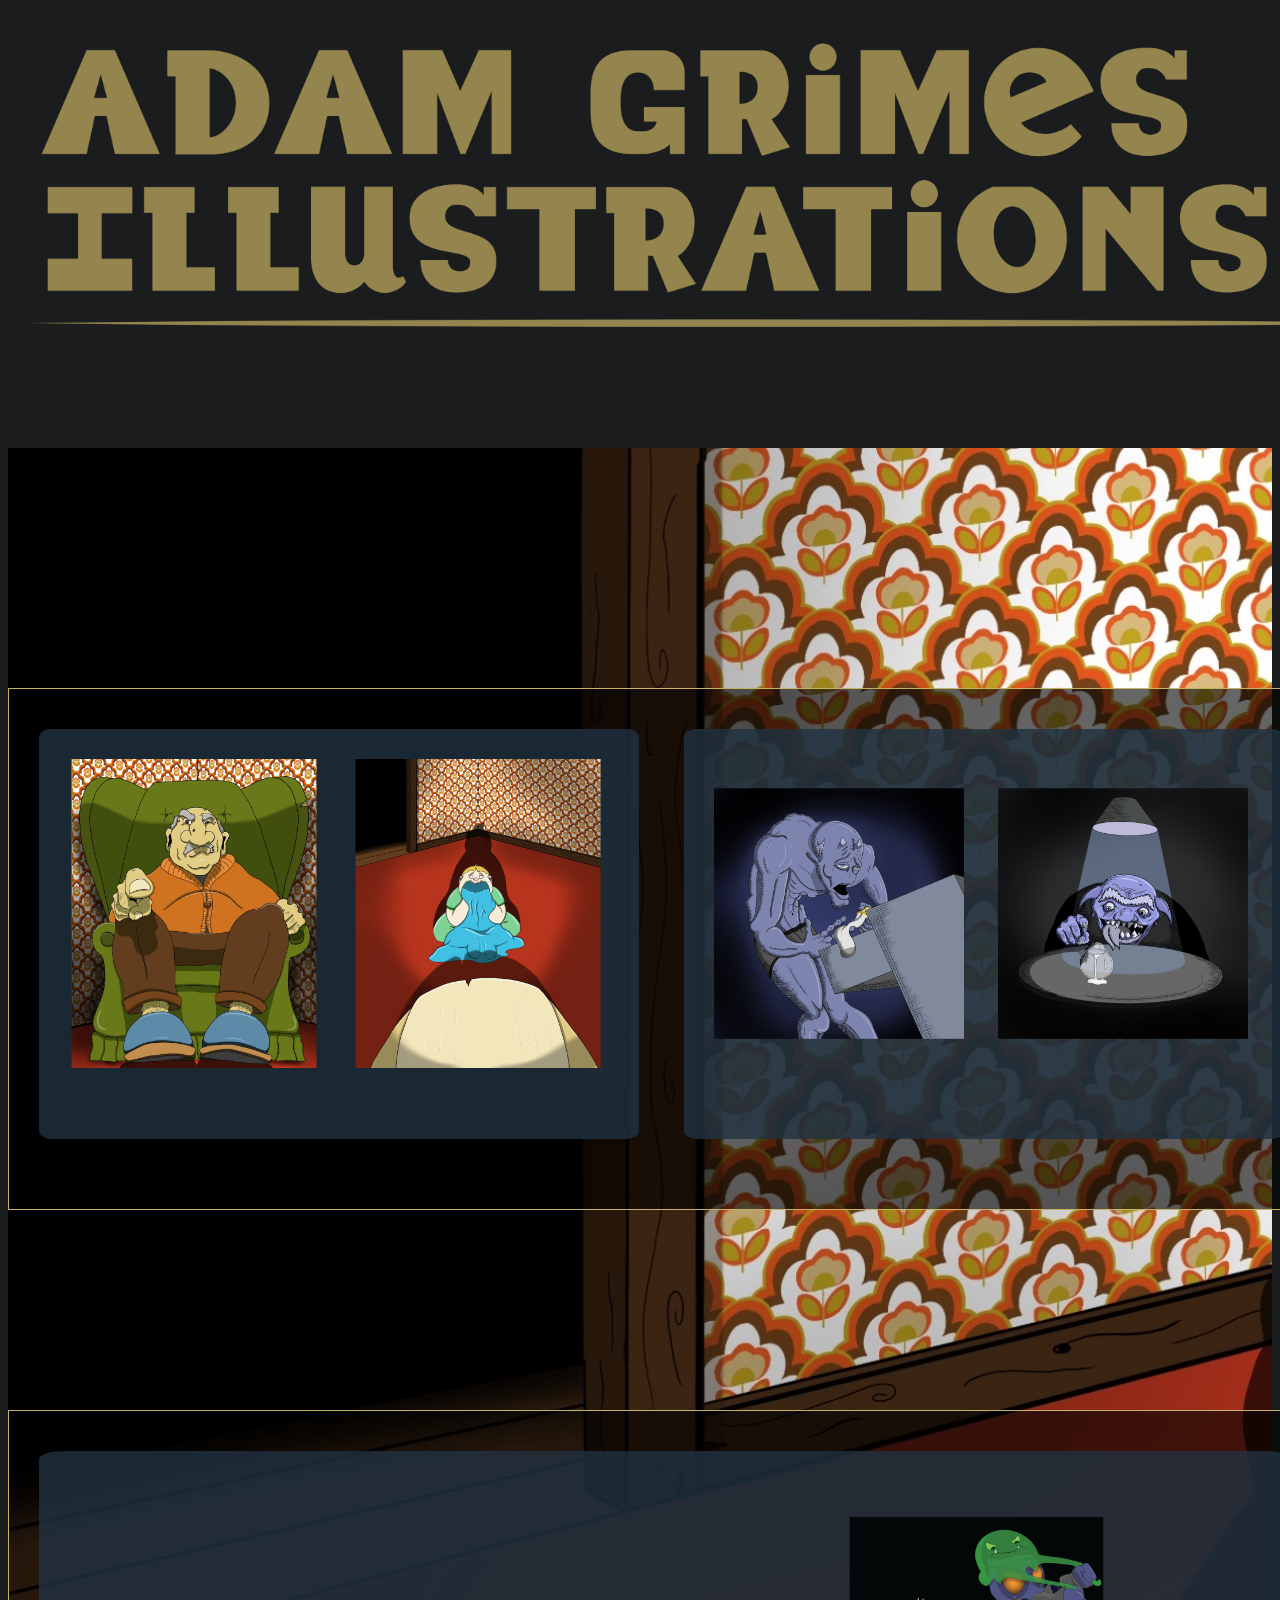
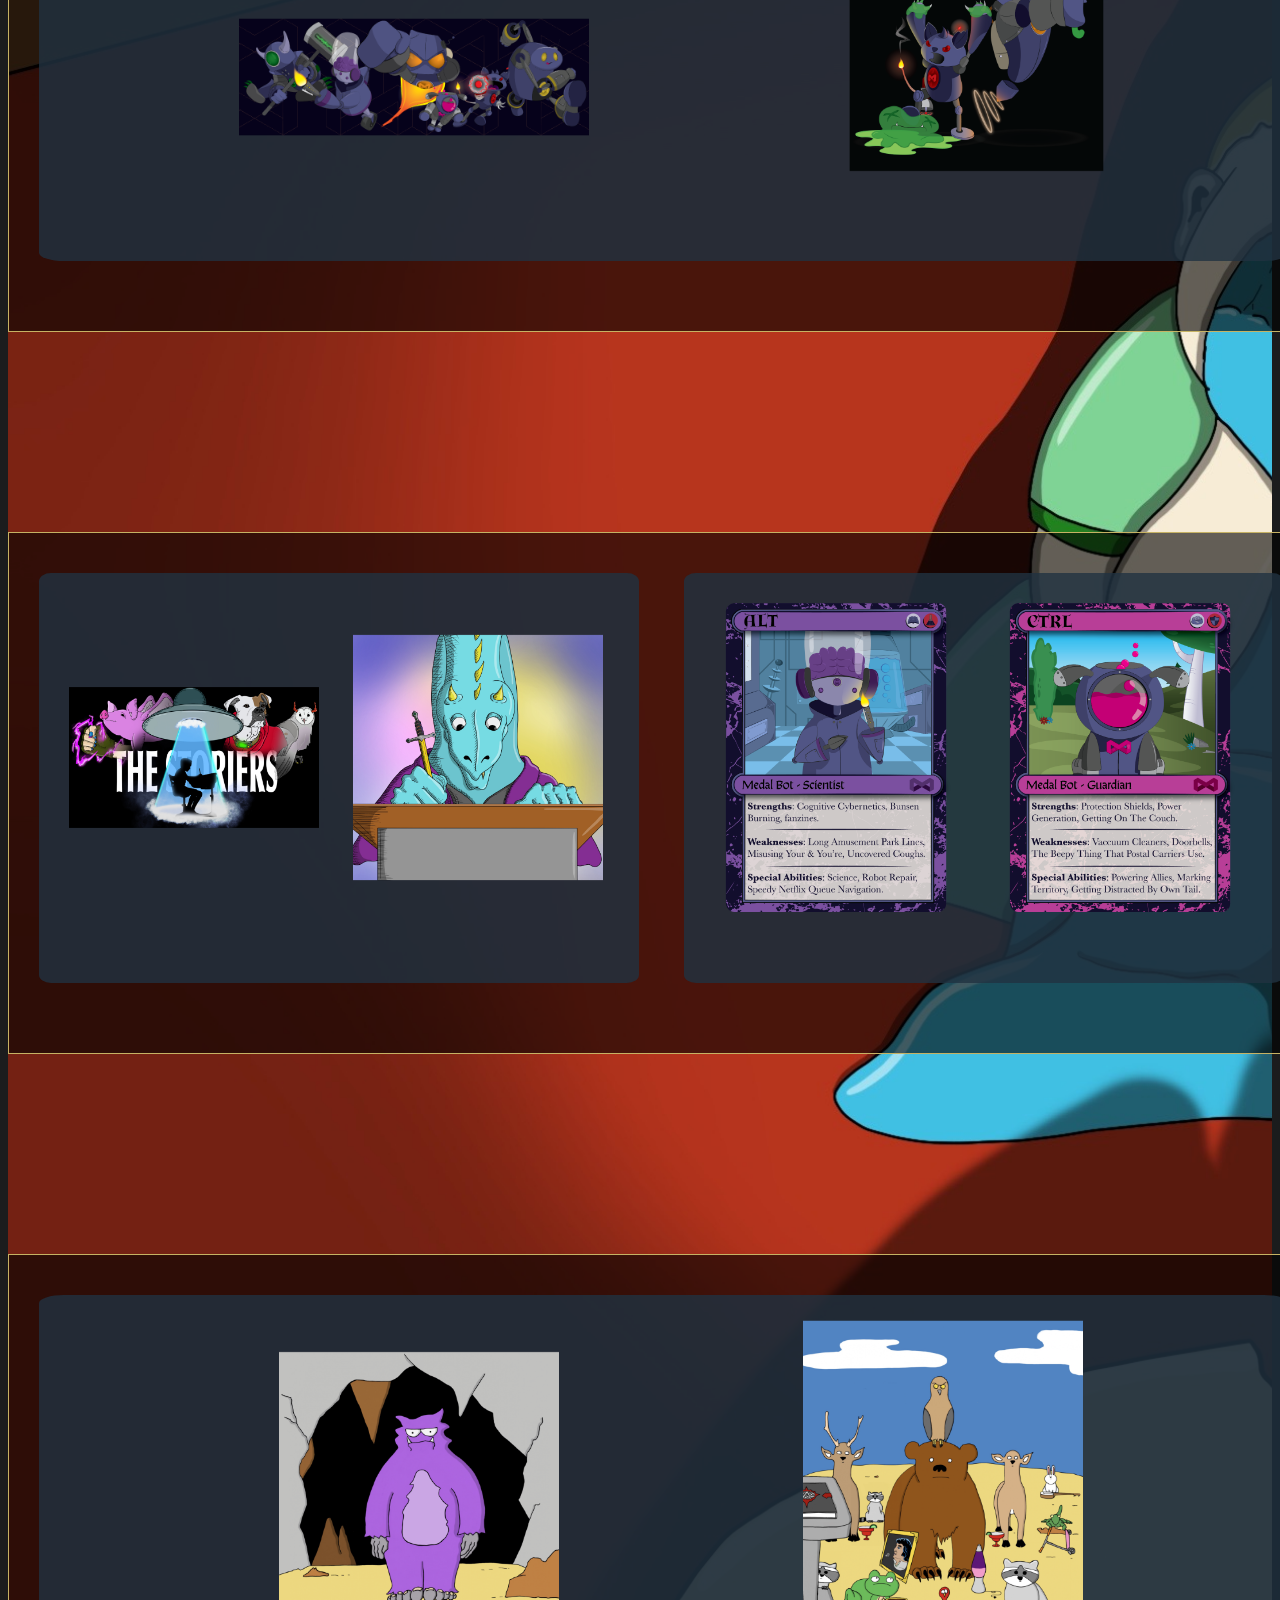
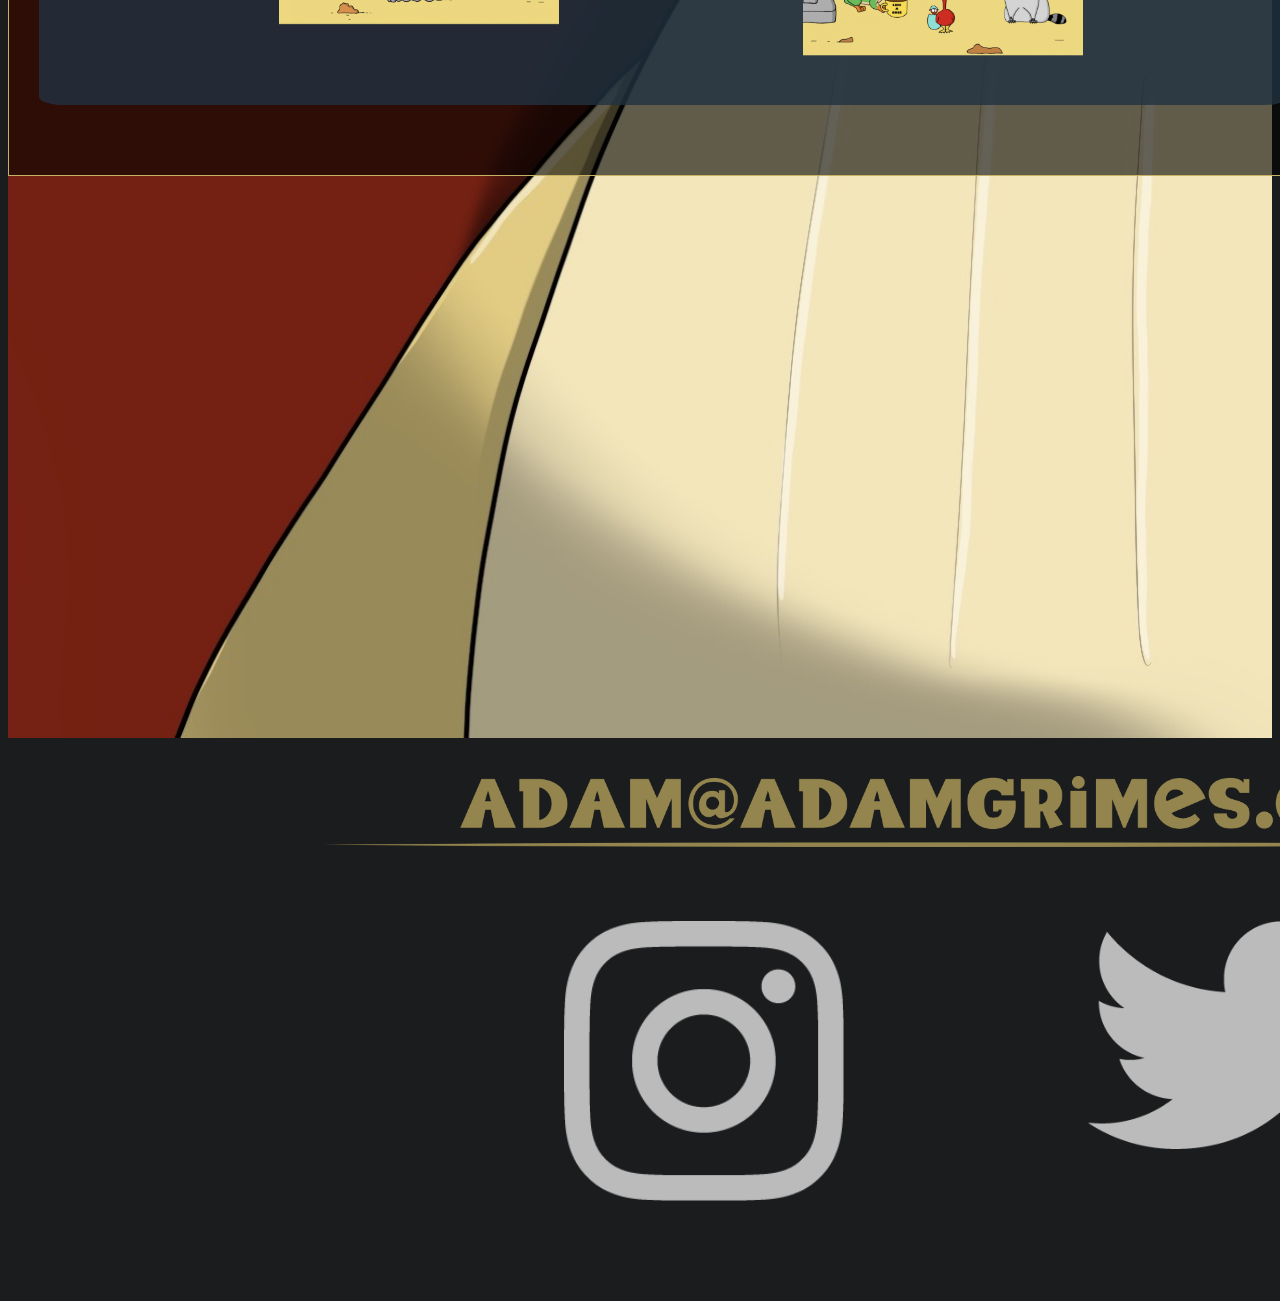
<file: index.html>
<!DOCTYPE html>
<html>

<head>
    <meta charset="UTF-8">
    <link rel="stylesheet" href="adamillustration-styles.css">
    <title>Adam Grimes Illustrations</title>
</head>


<body>
    <header>
        <!--first box-->
        <img src="images/adam2text.png">
    </header>
    <main>
        <!-- House -->
        <article>
            <!-- Floor 1 -->
            <div class="rooms">
                <!-- Room 1-->
                <div class="closets">
                    <!-- closet 1-->
                    <a href="grandpa.html"><img src="images/closet1.png" alt="grandpa"></a>
                </div>
                <div class="closets">
                    <!-- closet 2-->
                    <a href="blanket.html"><img src="images/closet2.png" alt="blanket"></a>
                </div>
            </div>

            <div class="rooms">
                <!-- Room 2-->
                <div class="closets">
                    <!-- closet 1-->
                    <a href="sockmonster.html"><img src="images/closet3.png" alt="sock monster"></a>
                </div>

                <div class="closets">
                    <!-- closet 2-->
                    <a href="glassmonster.html"><img src="images/closet4.png" alt="glass monster"></a>
                </div>
            </div>

        </article>

        <article>
            <div class="room2">
                <!-- Room 3-->
                <div class="closetbanner">
                    <!-- closet 1-->
                    <a href="medalbanner.html"><img src="images/closetbanner2.png" alt="Banner"></a>
                </div>

                <div class="closet2">
                    <!-- closet 2-->
                    <a href="blobfight.html"><img src="images/closet6.png" alt="Blobs"></a>
                </div>
            </div>

        </article>

        <article>
            <!-- Floor 2 -->
            <div class="rooms">
                <!-- Room 1-->
                <div class="closets">
                    <!-- closet 1-->
                    <a href="storiers.html"><img src="images/closet7.png" alt="storiers"></a>
                </div>
                <div class="closets">
                    <!-- closet 2-->
                    <a href="dragon.html"><img src="images/closet8.png" alt="dragon"></a>
                </div>
            </div>

            <div class="rooms">
                <!-- Room 2-->
                <div class="closets">
                    <!-- closet 1-->
                    <a href="altcard.html"><img src="images/closet9.png" alt="alt card"></a>
                </div>

                <div class="closets">
                    <!-- closet 2-->
                    <a href="ctrlcard.html"><img src="images/closet10.png" alt="ctrl card"></a>
                </div>
            </div>

        </article>

        <article>
            <div class="room2">
                <!-- Room 3-->
                <div class="closet2">
                    <!-- closet 1-->
                    <a href="hedy.html"><img src="images/closet11.png" alt="Hedy 1"></a>
                </div>

                <div class="closet2">
                    <!-- closet 2-->
                    <a href="animals.html"><img src="images/closet12.png" alt="hedy 2"></a>
                </div>
            </div>
        </article>    
    
    </main>

    <footer>

        <div class="room3">

            <div>
                <img class="email" src="images/textemail.png" alt="email"></a>
            </div>


            <div class="closet2">
                <a href="https://www.instagram.com/learnfromgrimes/"><img class="instagram" src="images/instagram.png" alt="instagram"></a>
            </div>

        <div class="closet2">
                <a href="https://twitter.com/LearnFromGrimes"><img class="twitter" src="images/twitter.png" alt="twitter"></a>
            </div>
        </div>
    </footer>
</body>

</html>
</file>
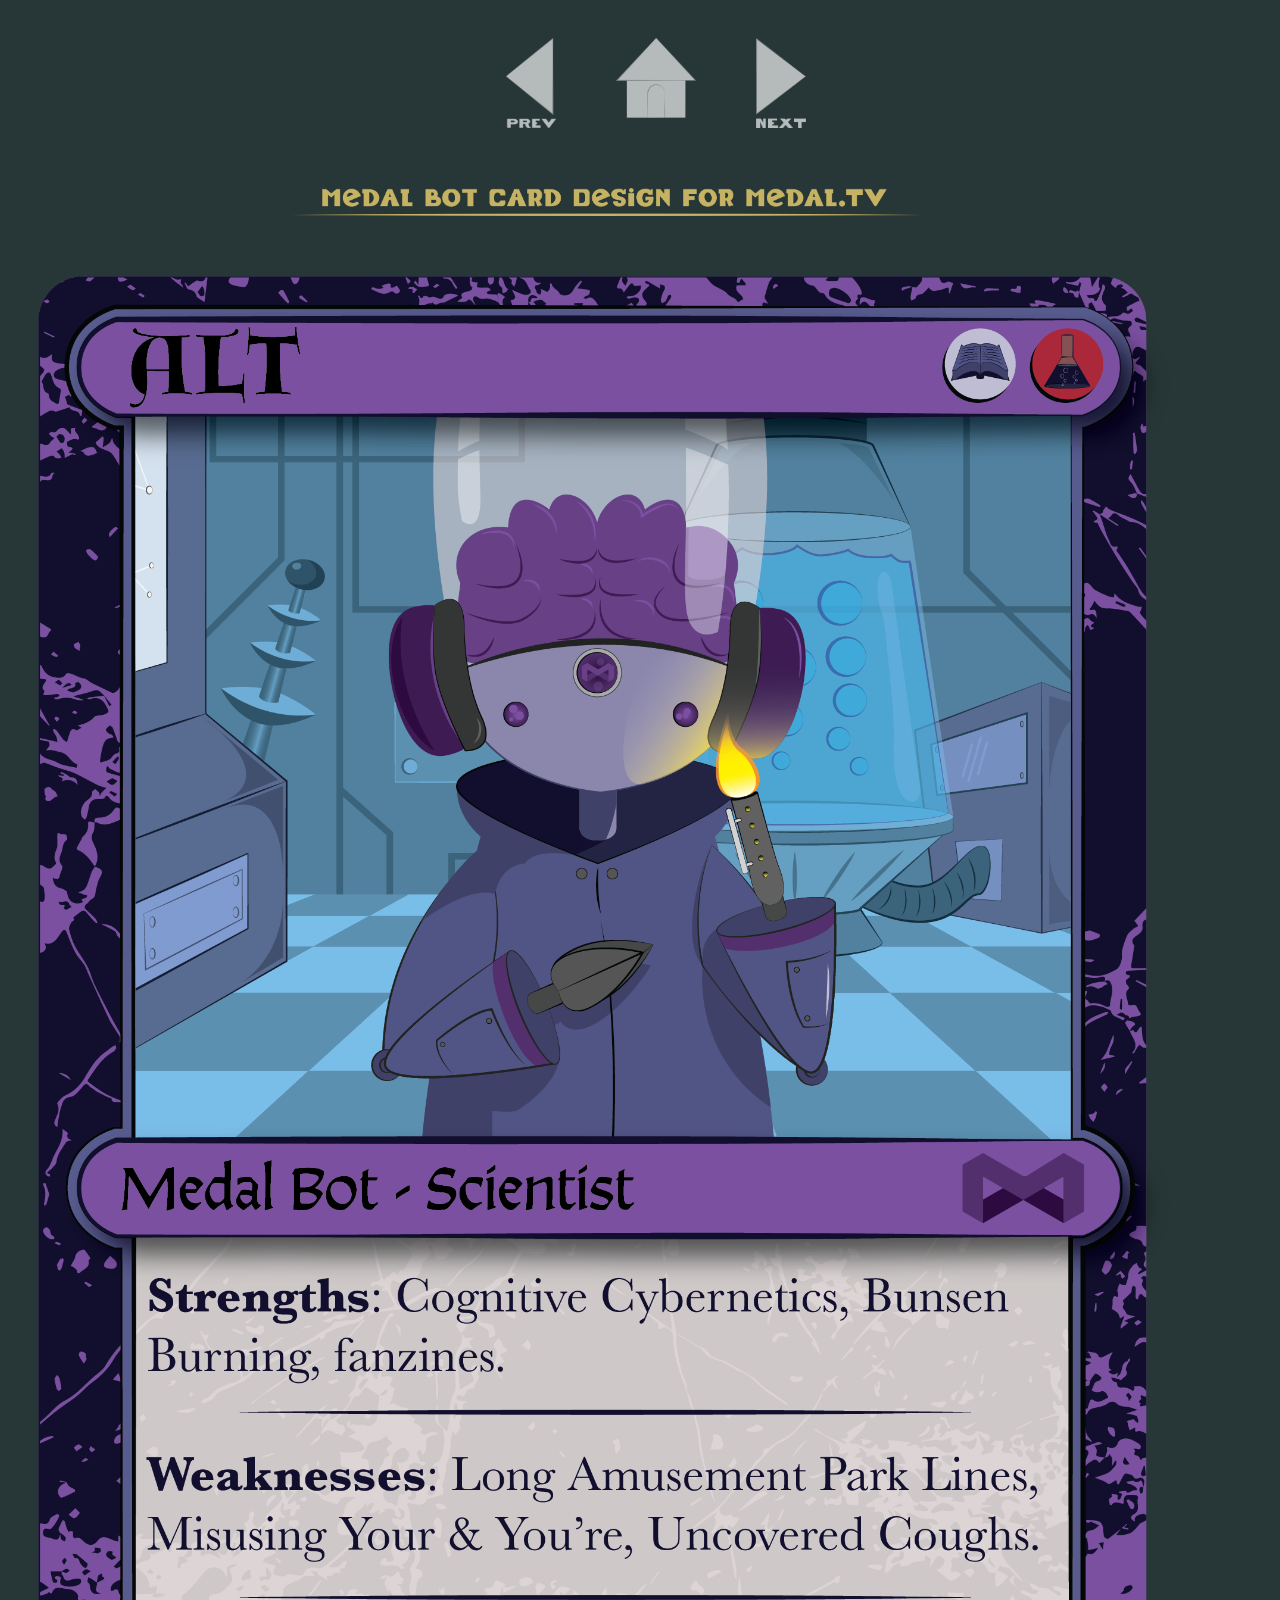
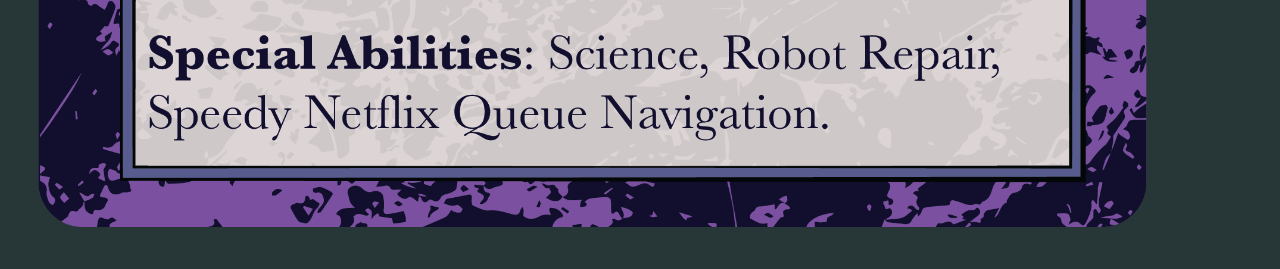
<file: altcard.html>
<!DOCTYPE html>
<html>
    <head>
        <meta charset="UTF-8">
        <link rel="stylesheet" href="bigimage-styles.css">
        <title>Adam Grimes Alt Card</title>
    </head>

    <body>
        <header>
            <div>
                <a href="dragon.html"><img class="button1" src="images/prev.png" alt="prev"></a>
                <a href="index.html"><img class="home" src="images/home.png" alt ="home"></a>
                <a href="ctrlcard.html"><img class="button2" src="images/next.png" alt="next"></a>
            </div>
        </header>

        <main> 
            <article>
                <img class="text" src="images/textaltcard.png" alt="altcardtext"> 
                <img src="images/pic9.png" alt="altcard">
            </article>

        </main>
    </body>
</html>
</file>
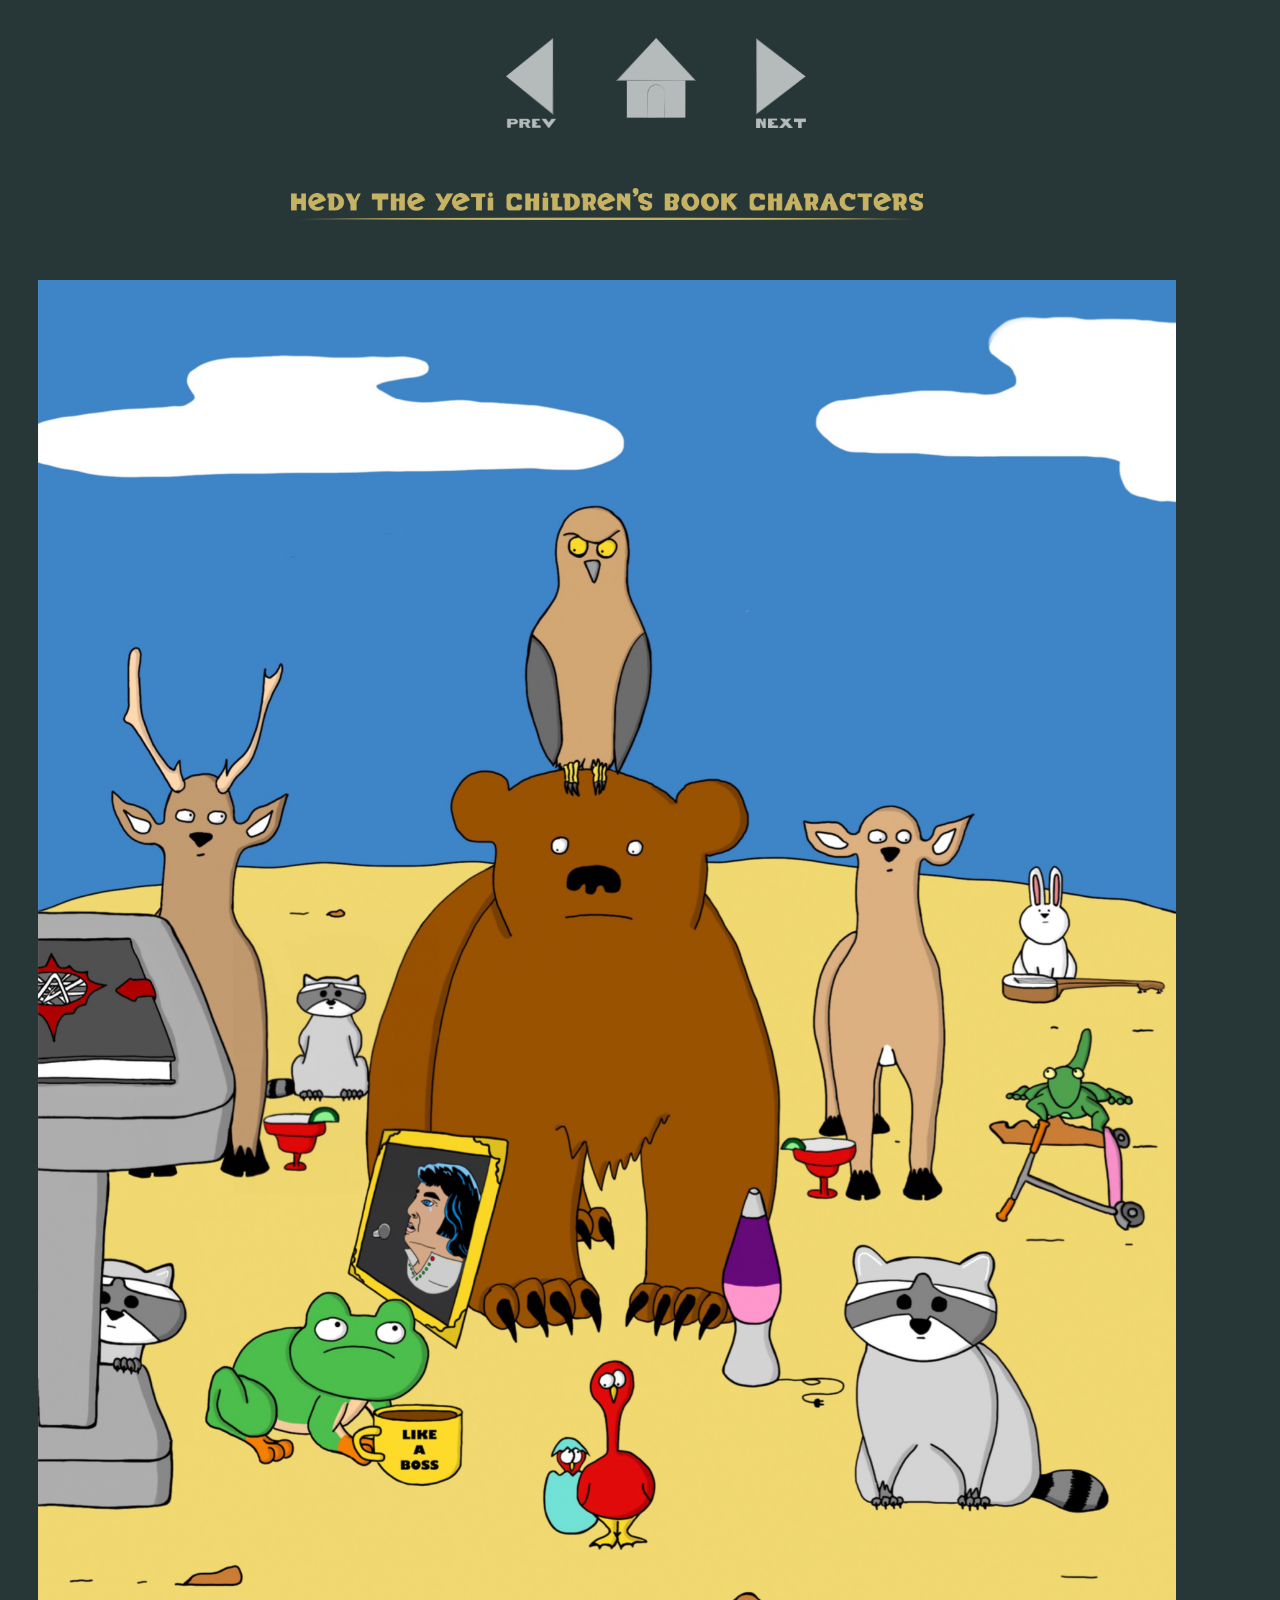
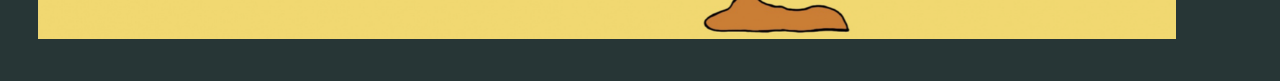
<file: animals.html>
<!DOCTYPE html>
<html>
    <head>
        <meta charset="UTF-8">
        <link rel="stylesheet" href="bigimage-styles.css">
        <title>Adam Grimes Hedy Animals</title>
    </head>

    <body>
        <header>
            <div>
                <a href="hedy.html"><img class="button1" src="images/prev.png" alt="prev"></a>
                <a href="index.html"><img class="home" src="images/home.png" alt ="home"></a>
                <a href="grandpa.html"><img class="button2" src="images/next.png" alt="next"></a>
            </div>
        </header>

        <main> 
            <article> 
                <img class="text" src="images/textanimals.png" alt="animalstext">
                <img src="images/hedy2.png" alt="animals">
            </article>

        </main>
    </body>
</html>
</file>
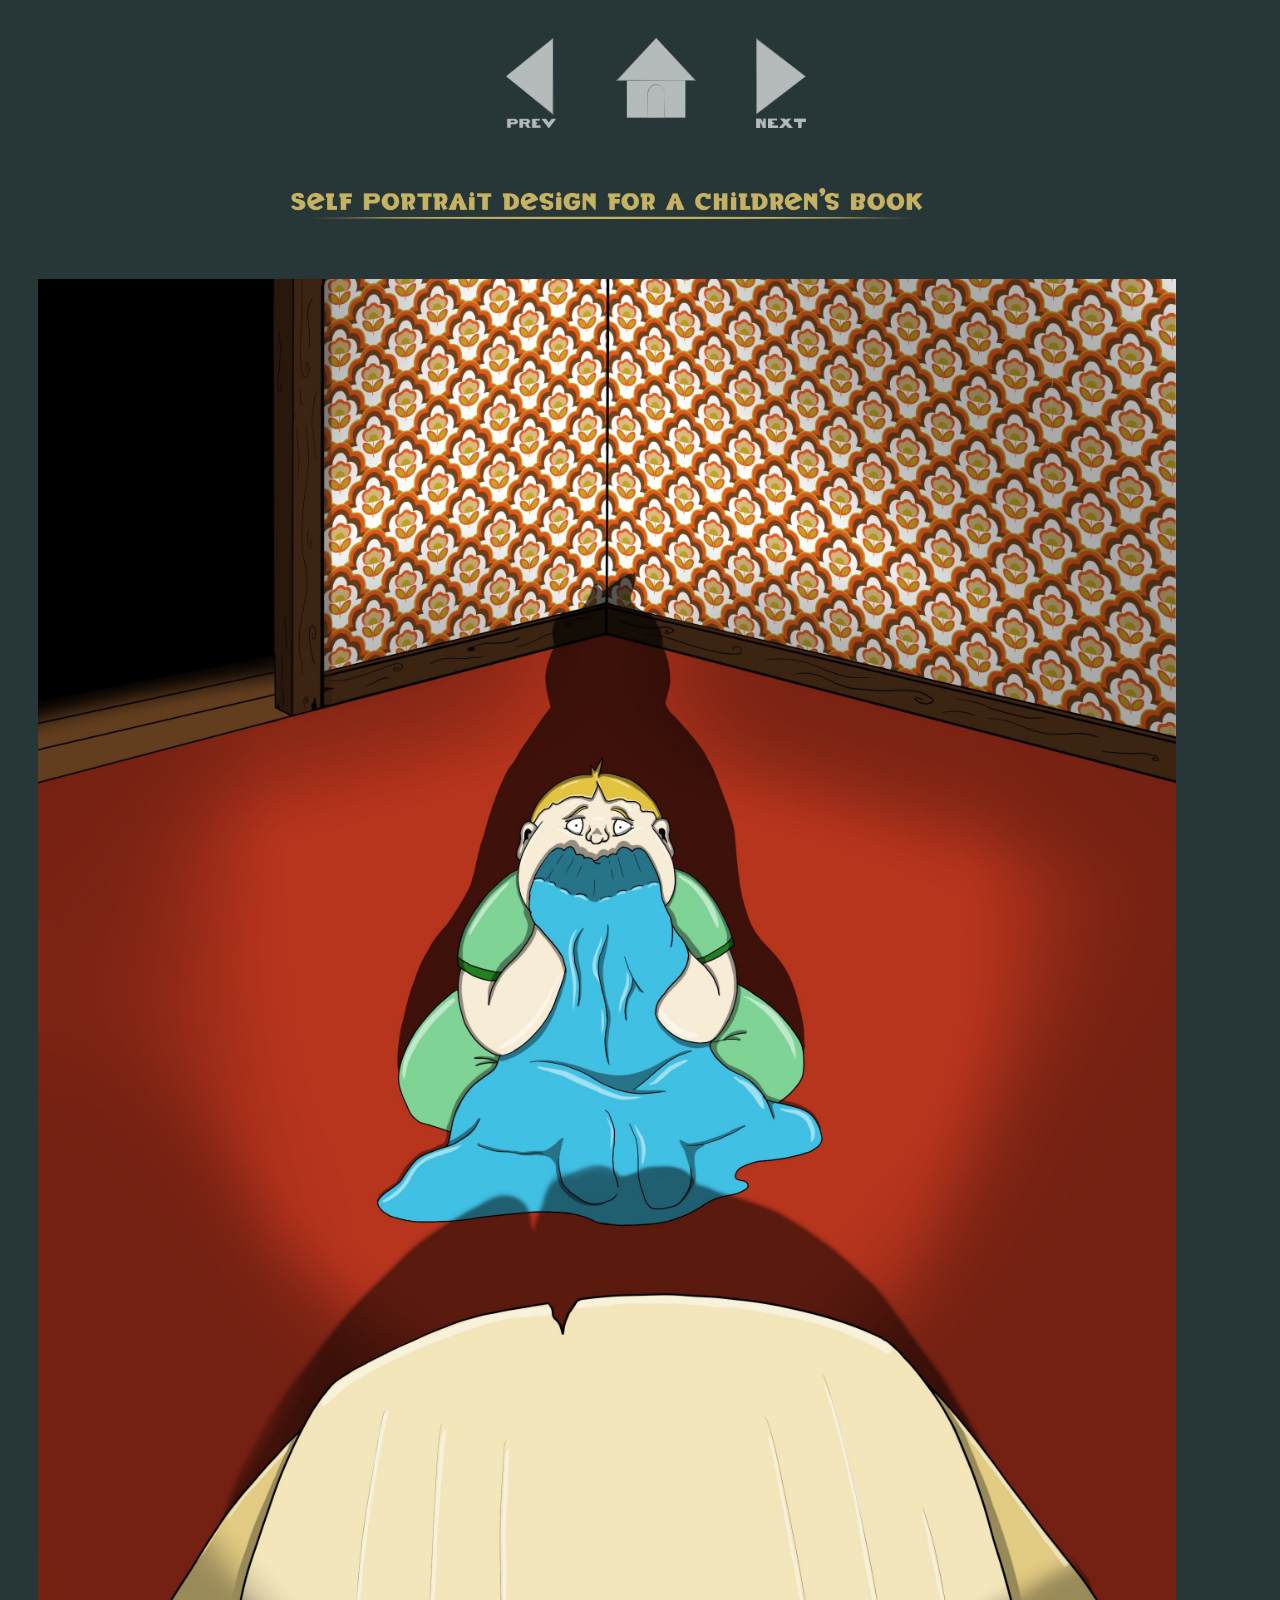
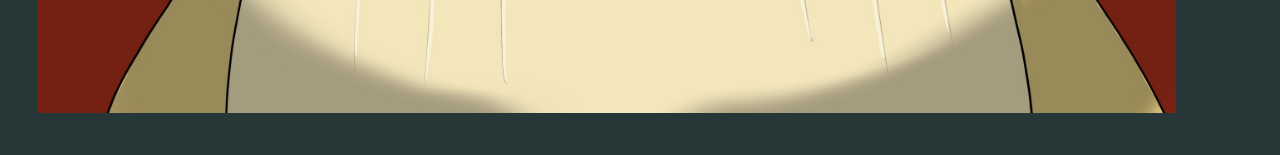
<file: blanket.html>
<!DOCTYPE html>
<html>
    <head>
        <meta charset="UTF-8">
        <link rel="stylesheet" href="bigimage-styles.css">
        <title>Adam Grimes Blanket</title>
    </head>

    <body>
        <header>
            <div>
                <a href="grandpa.html"><img class="button1" src="images/prev.png" alt="prev"></a>
                <a href="index.html"><img class="home" src="images/home.png" alt ="home"></a>
                <a href="sockmonster.html"><img class="button2" src="images/next.png" alt="next"></a>
            </div>
        </header>

        <main> 
            <article>
                <img class="text" src="images/textselfportrait.png" alt="blankettext"> 
                <img src="images/pic2.jpg" alt="blanket">
            </article>

        </main>
    </body>
</html>
</file>
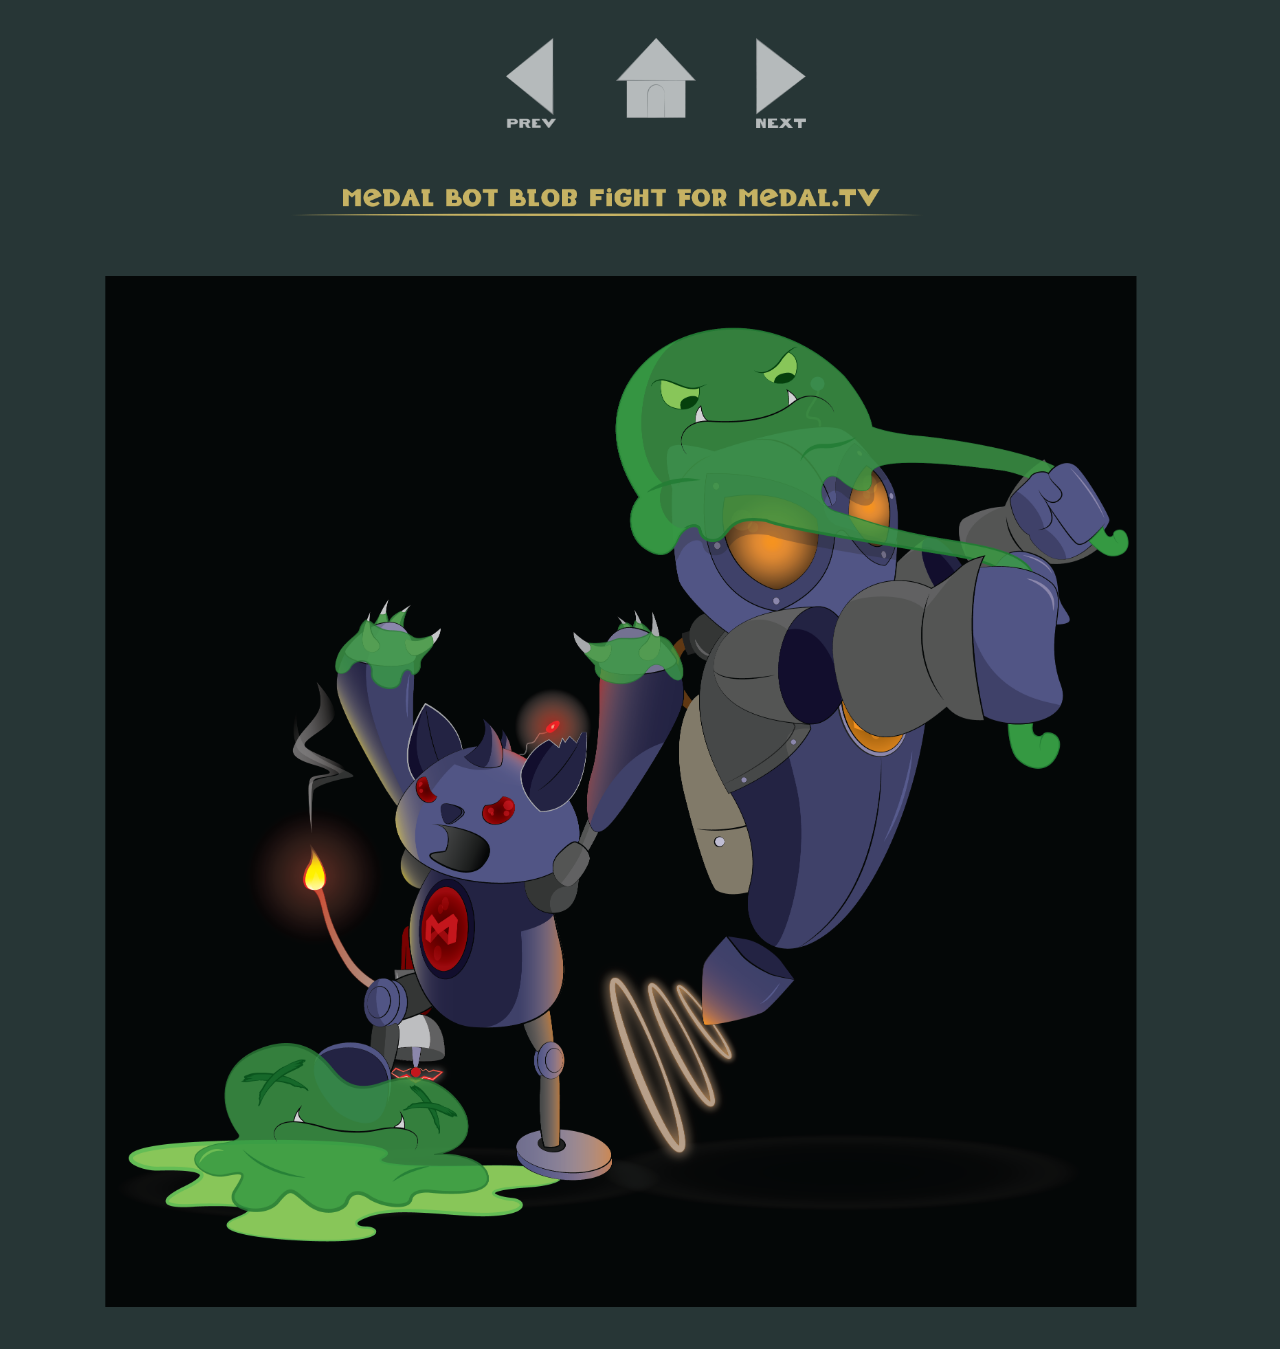
<file: blobfight.html>
<!DOCTYPE html>
<html>
    <head>
        <meta charset="UTF-8">
        <link rel="stylesheet" href="bigimage-styles.css">
        <title>Adam Grimes Blob Fight</title>
    </head>

    <body>
        <header>
            <div>
                <a href="medalbanner.html"><img class="button1" src="images/prev.png" alt="prev"></a>
                <a href="index.html"><img class="home" src="images/home.png" alt ="home"></a>
                <a href="storiers.html"><img class="button2" src="images/next.png" alt="next"></a>
            </div>
        </header>

        <main> 
            <article>
                <img class="text" src="images/textblobfight.png" alt="blobfighttext">  
                <img src="images/pic7.png" alt="blobfight">
            </article>

        </main>
    </body>
</html>
</file>
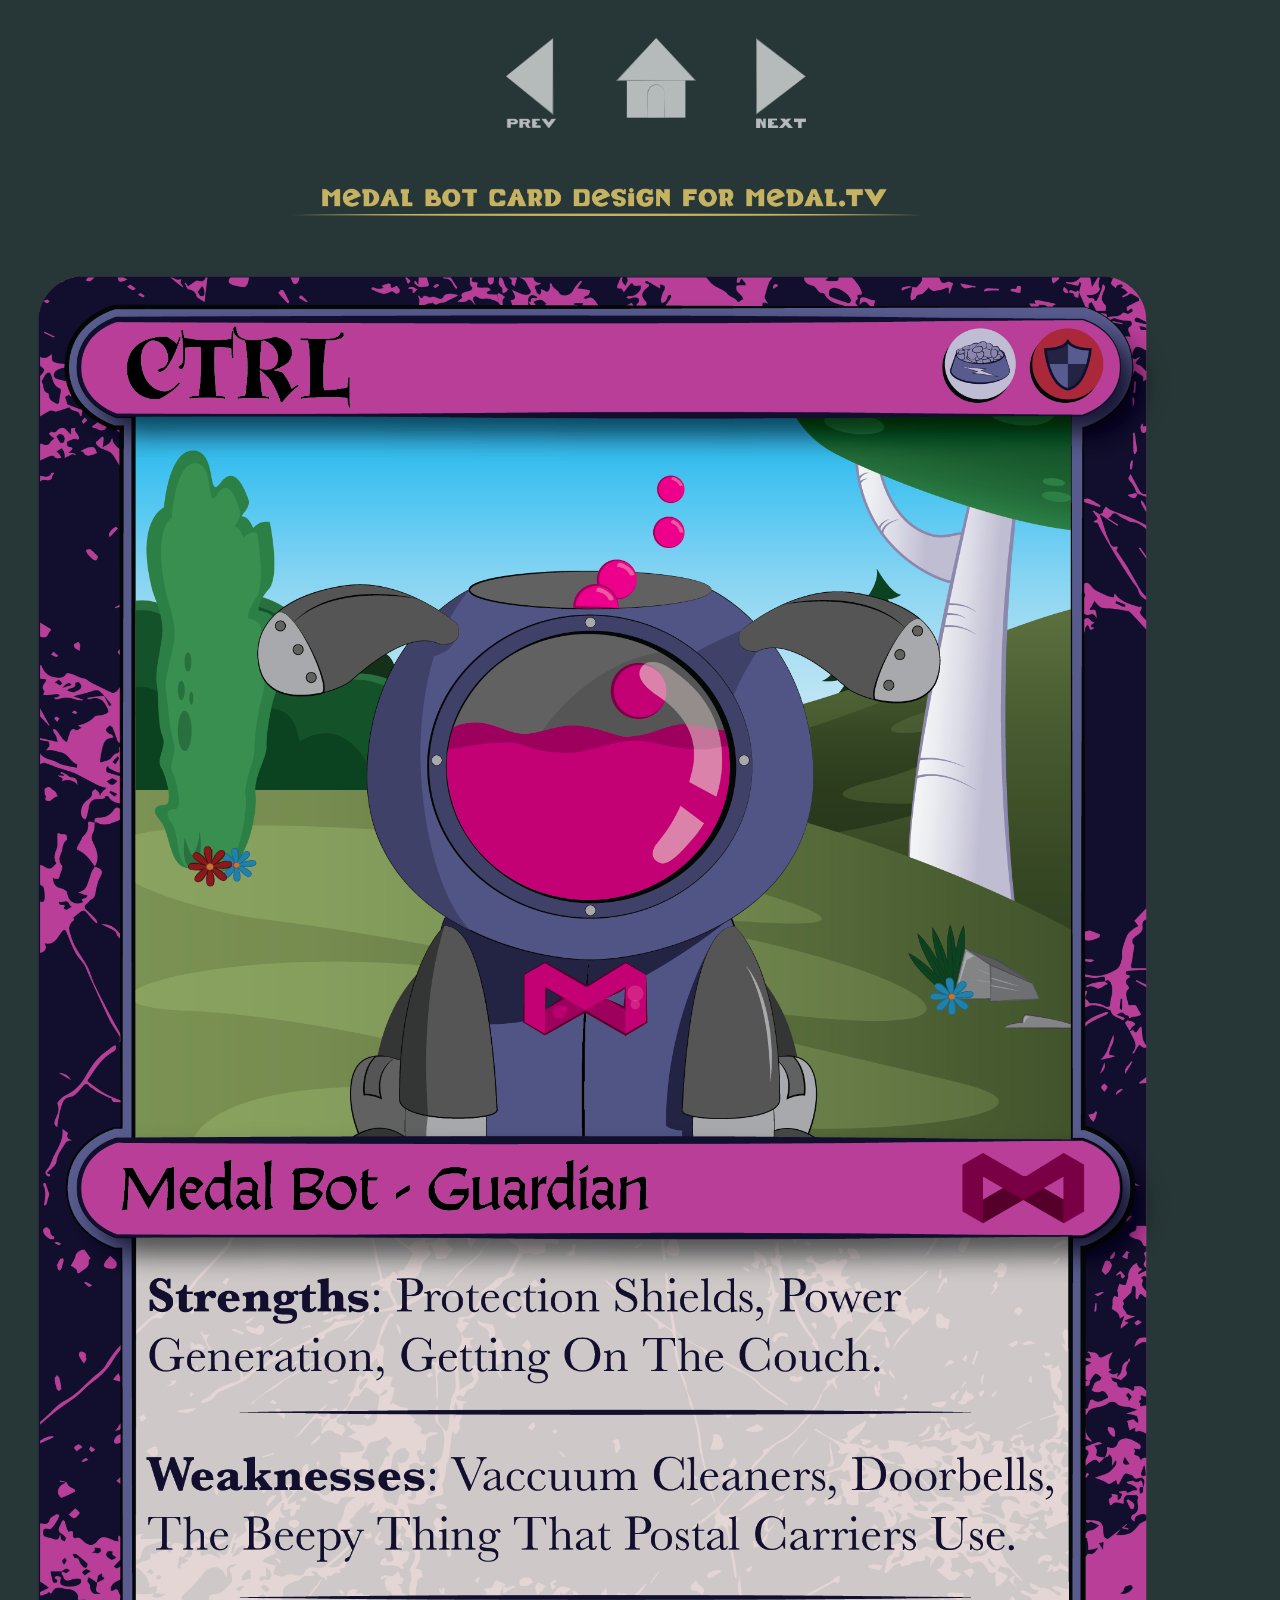
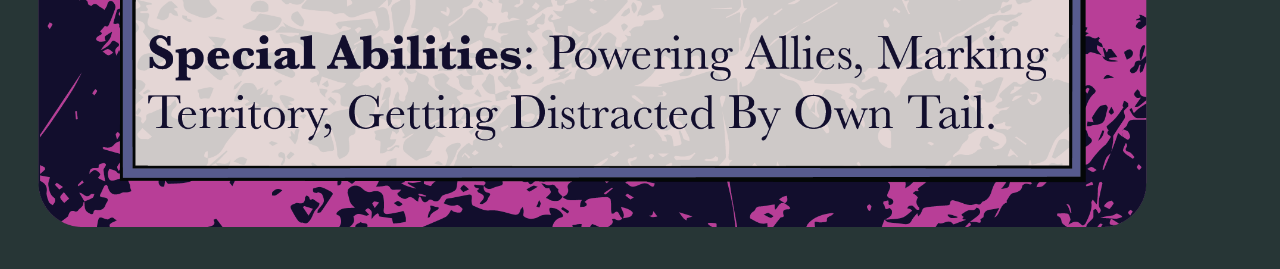
<file: ctrlcard.html>
<!DOCTYPE html>
<html>
    <head>
        <meta charset="UTF-8">
        <link rel="stylesheet" href="bigimage-styles.css">
        <title>Adam Grimes Ctrl Card</title>
    </head>

    <body>
        <header>
            <div>
                <a href="altcard.html"><img class="button1" src="images/prev.png" alt="prev"></a>
                <a href="index.html"><img class="home" src="images/home.png" alt ="home"></a>
                <a href="hedy.html"><img class="button2" src="images/next.png" alt="next"></a>
            </div>
        </header>

        <main> 
            <article>
                <img class="text" src="images/textaltcard.png" alt="ctrlcardtext">  
                <img src="images/pic10.png" alt="ctrlcard">
            </article>

        </main>
    </body>
</html>
</file>
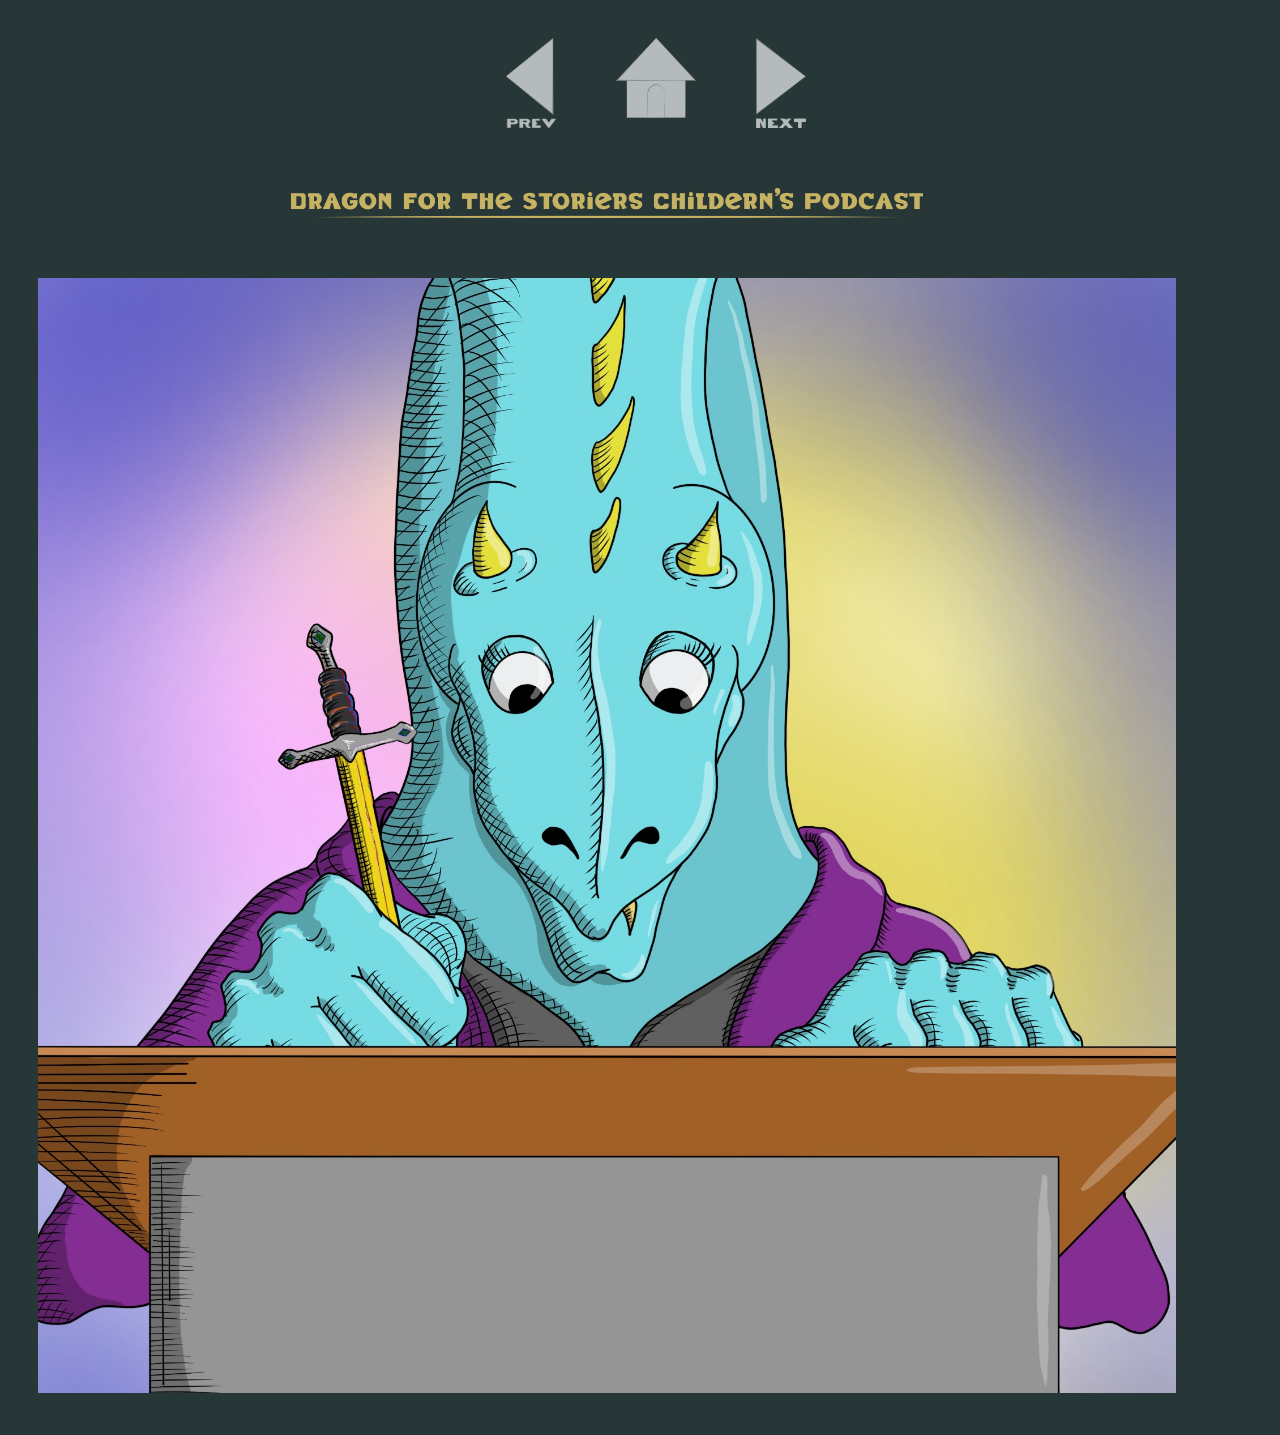
<file: dragon.html>
<!DOCTYPE html>
<html>
    <head>
        <meta charset="UTF-8">
        <link rel="stylesheet" href="bigimage-styles.css">
        <title>Adam Grimes Dragon</title>
    </head>

    <body>
        <header>
            <div>
                <a href="storiers.html"><img class="button1" src="images/prev.png" alt="prev"></a>
                <a href="index.html"><img class="home" src="images/home.png" alt ="home"></a>
                <a href="altcard.html"><img class="button2" src="images/next.png" alt="next"></a>
            </div>
        </header>

        <main> 
            <article>
                <img class="text" src="images/textdragon.png" alt="dragontext">  
                <img src="images/dragon.jpg" alt="dragon">
            </article>

        </main>
    </body>
</html>
</file>
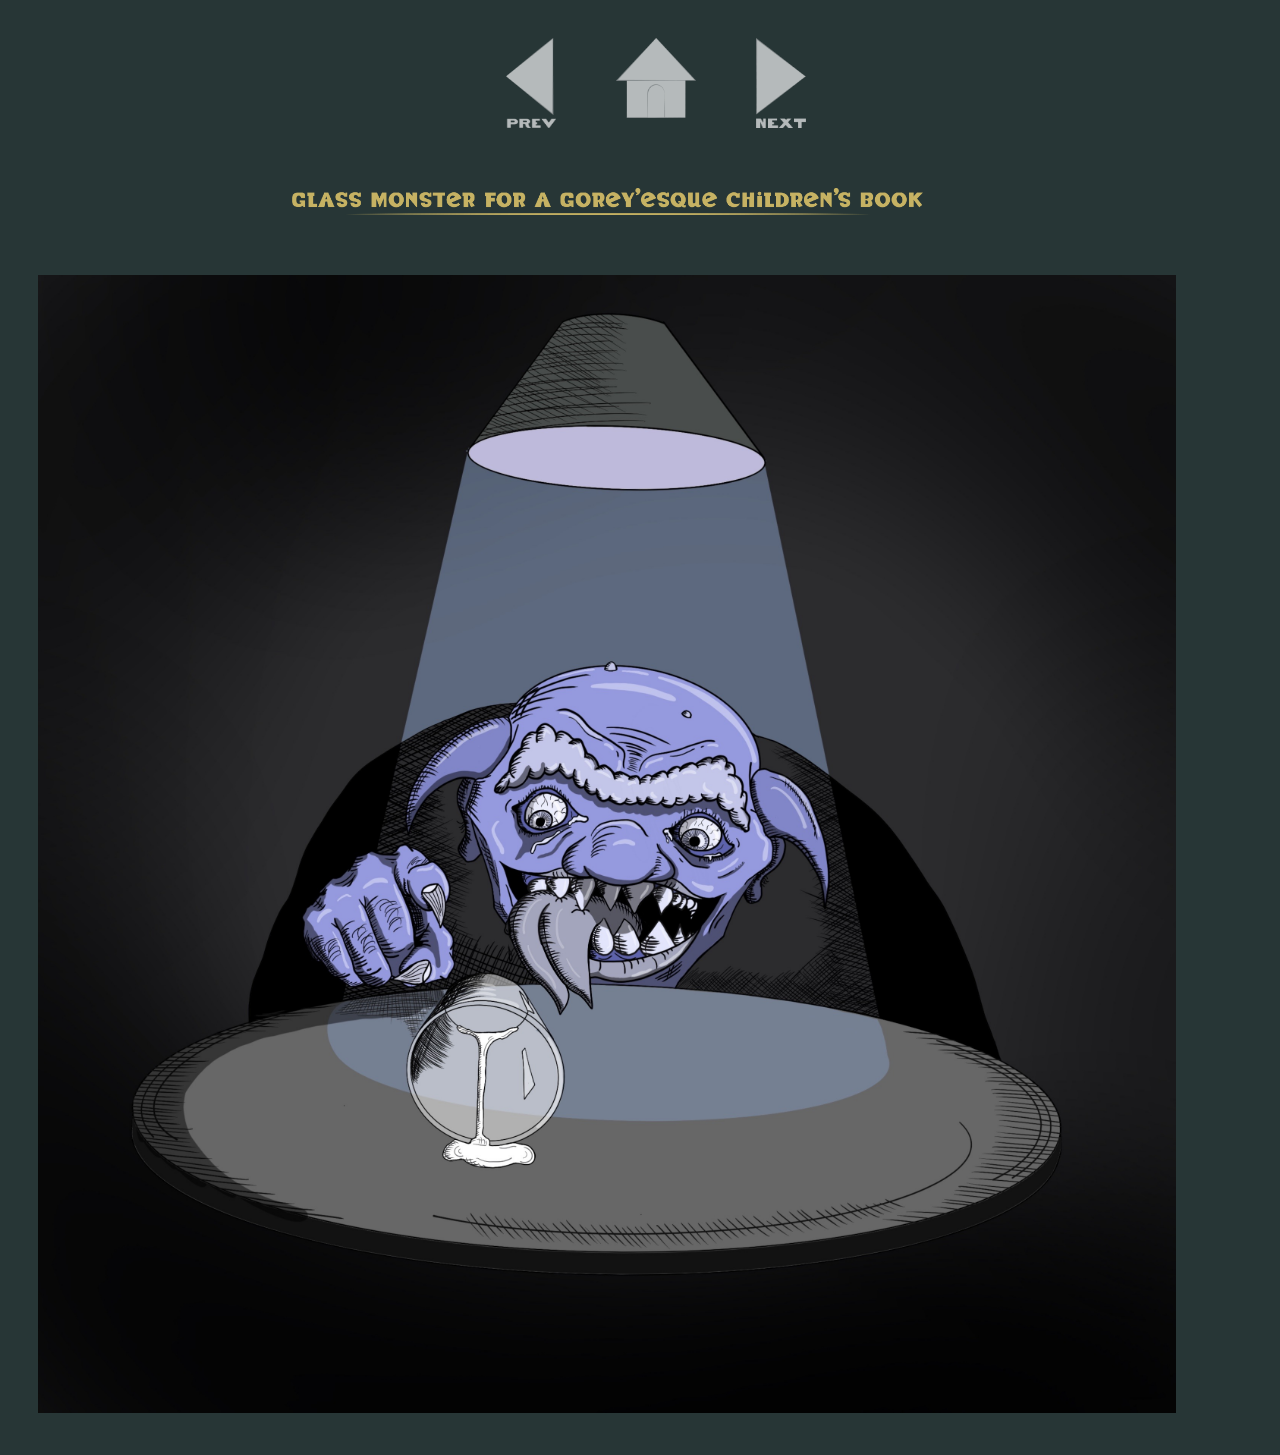
<file: glassmonster.html>
<!DOCTYPE html>
<html>
    <head>
        <meta charset="UTF-8">
        <link rel="stylesheet" href="bigimage-styles.css">
        <title>Adam Grimes Glass Monster</title>
    </head>

    <body>
        <header>
            <div>
                <a href="sockmonster.html"><img class="button1" src="images/prev.png" alt="prev"></a>
                <a href="index.html"><img class="home" src="images/home.png" alt ="home"></a>
                <a href="medalbanner.html"><img class="button2" src="images/next.png" alt="next"></a>
            </div>
        </header>

        <main> 
            <article> 
                <img class="text" src="images/textglassmonster.png" alt="glassmonstertext"> 
                <img src="images/pic4.jpg" alt="glassmonster">
            </article>

        </main>
    </body>
</html>
</file>
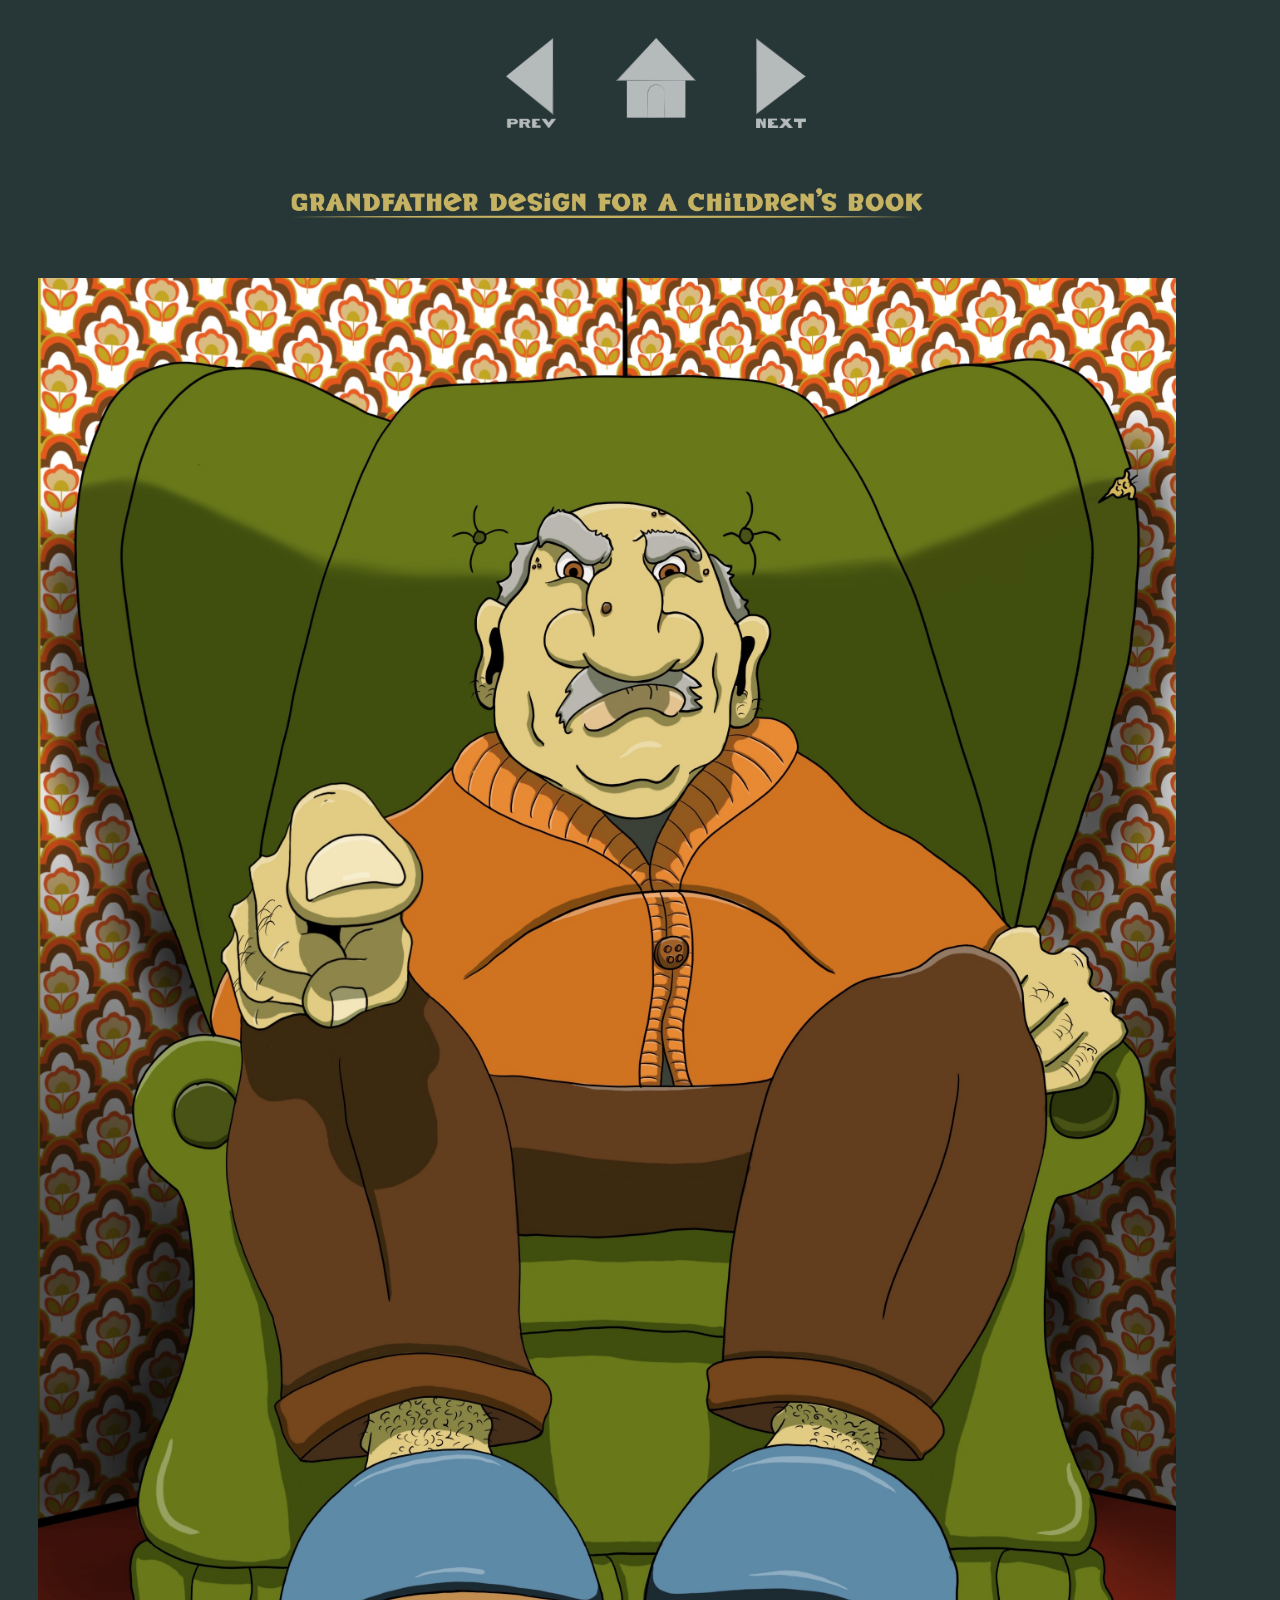
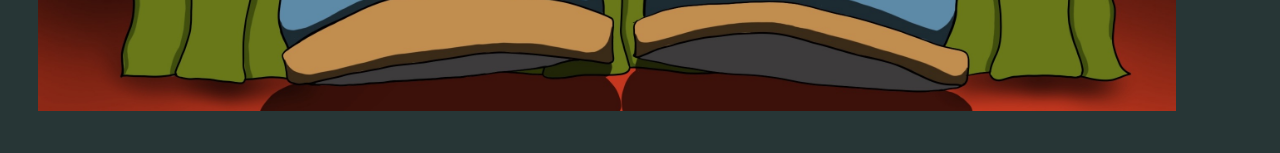
<file: grandpa.html>
<!DOCTYPE html>
<html>

<head>
    <meta charset="UTF-8">
    <link rel="stylesheet" href="bigimage-styles.css">
    <title>Adam Grimes Grandpa</title>
</head>

<body>
    <header>
        <div>
            <a href="animals.html"><img class="button1" src="images/prev.png" alt="prev"></a>
            <a href="index.html"><img class="home" src="images/home.png" alt ="home"></a>
            <a href="blanket.html"><img class="button2" src="images/next.png" alt="next"></a>
        </div>
    </header>
    <main>
        <article>
            <img class="text" src="images/textgrandpa.png" alt="grandpatext">
            <img src="images/pic1.jpg" alt="grandpa">
        </article>

    </main>
</body>

</html>
</file>
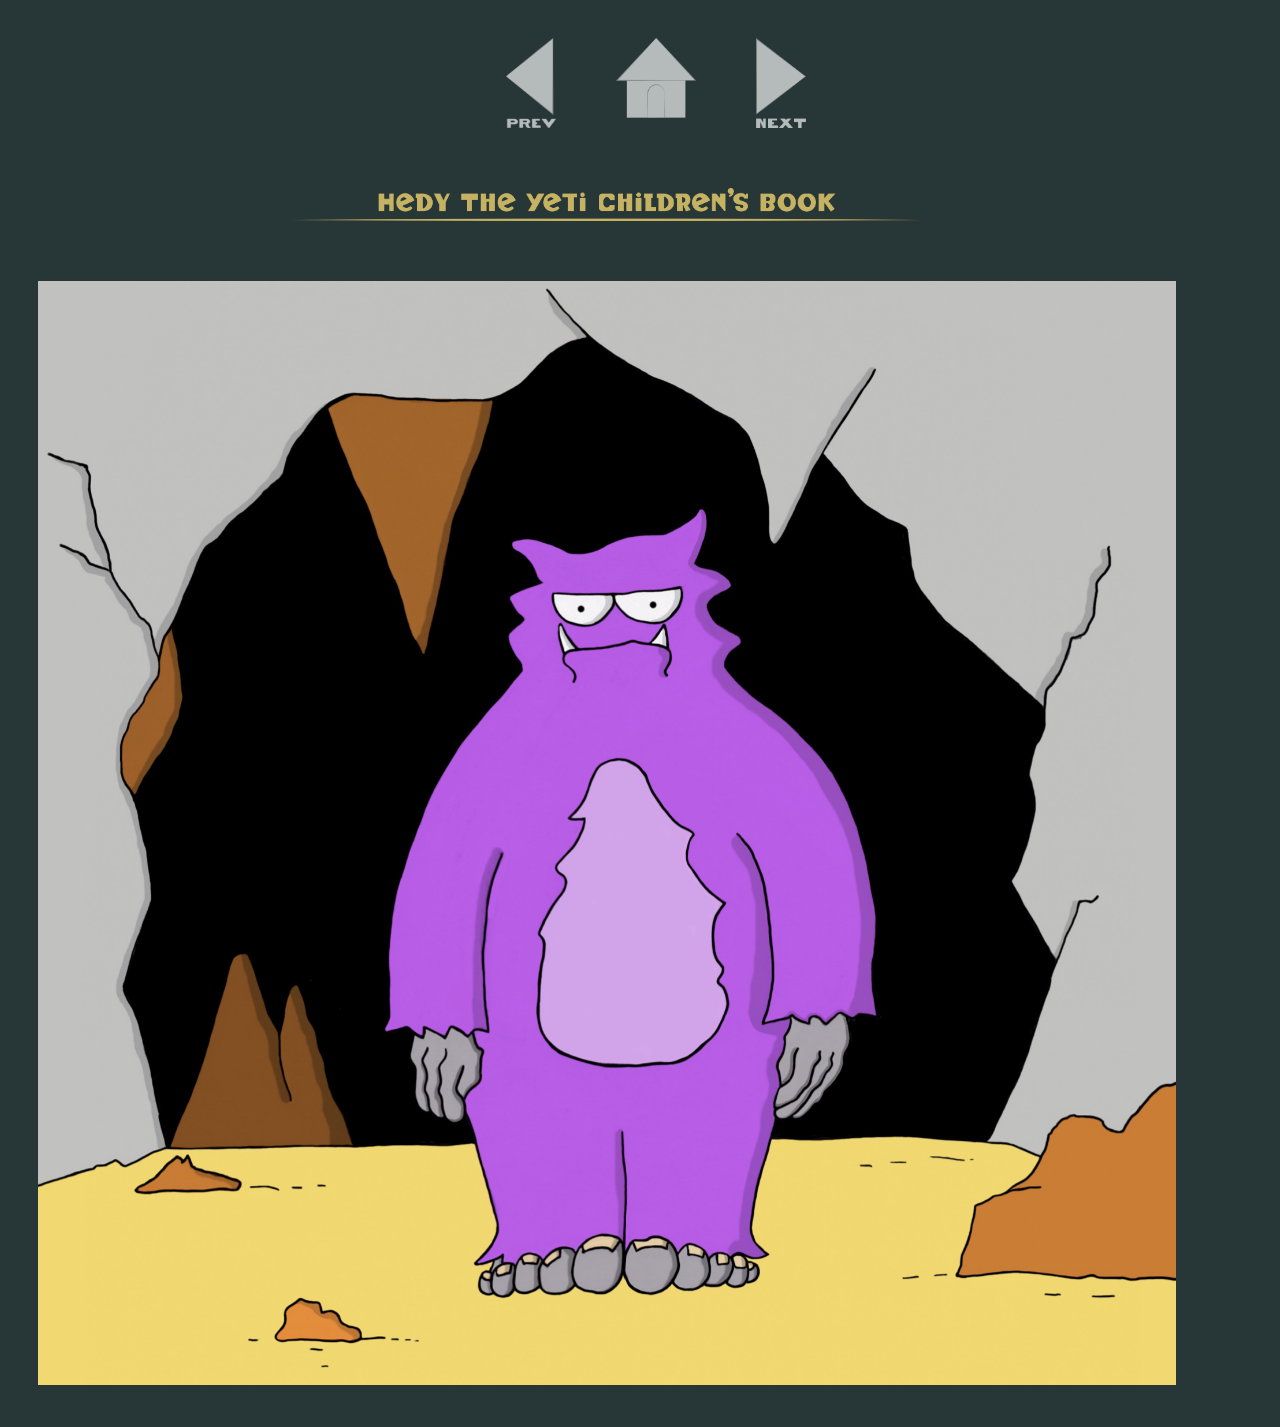
<file: hedy.html>
<!DOCTYPE html>
<html>
    <head>
        <meta charset="UTF-8">
        <link rel="stylesheet" href="bigimage-styles.css">
        <title>Adam Grimes Hedy The Yeti</title>
    </head>

    <body>
        <header>
            <div>
                <a href="ctrlcard.html"><img class="button1" src="images/prev.png" alt="prev"></a>
                <a href="index.html"><img class="home" src="images/home.png" alt ="home"></a>
                <a href="animals.html"><img class="button2" src="images/next.png" alt="next"></a>
            </div>
        </header>

        <main> 
            <article>
                <img class="text" src="images/texthedy.png" alt="hedytext">  
                <img src="images/pic8.png" alt="hedy">
            </article>

        </main>
    </body>
</html>
</file>
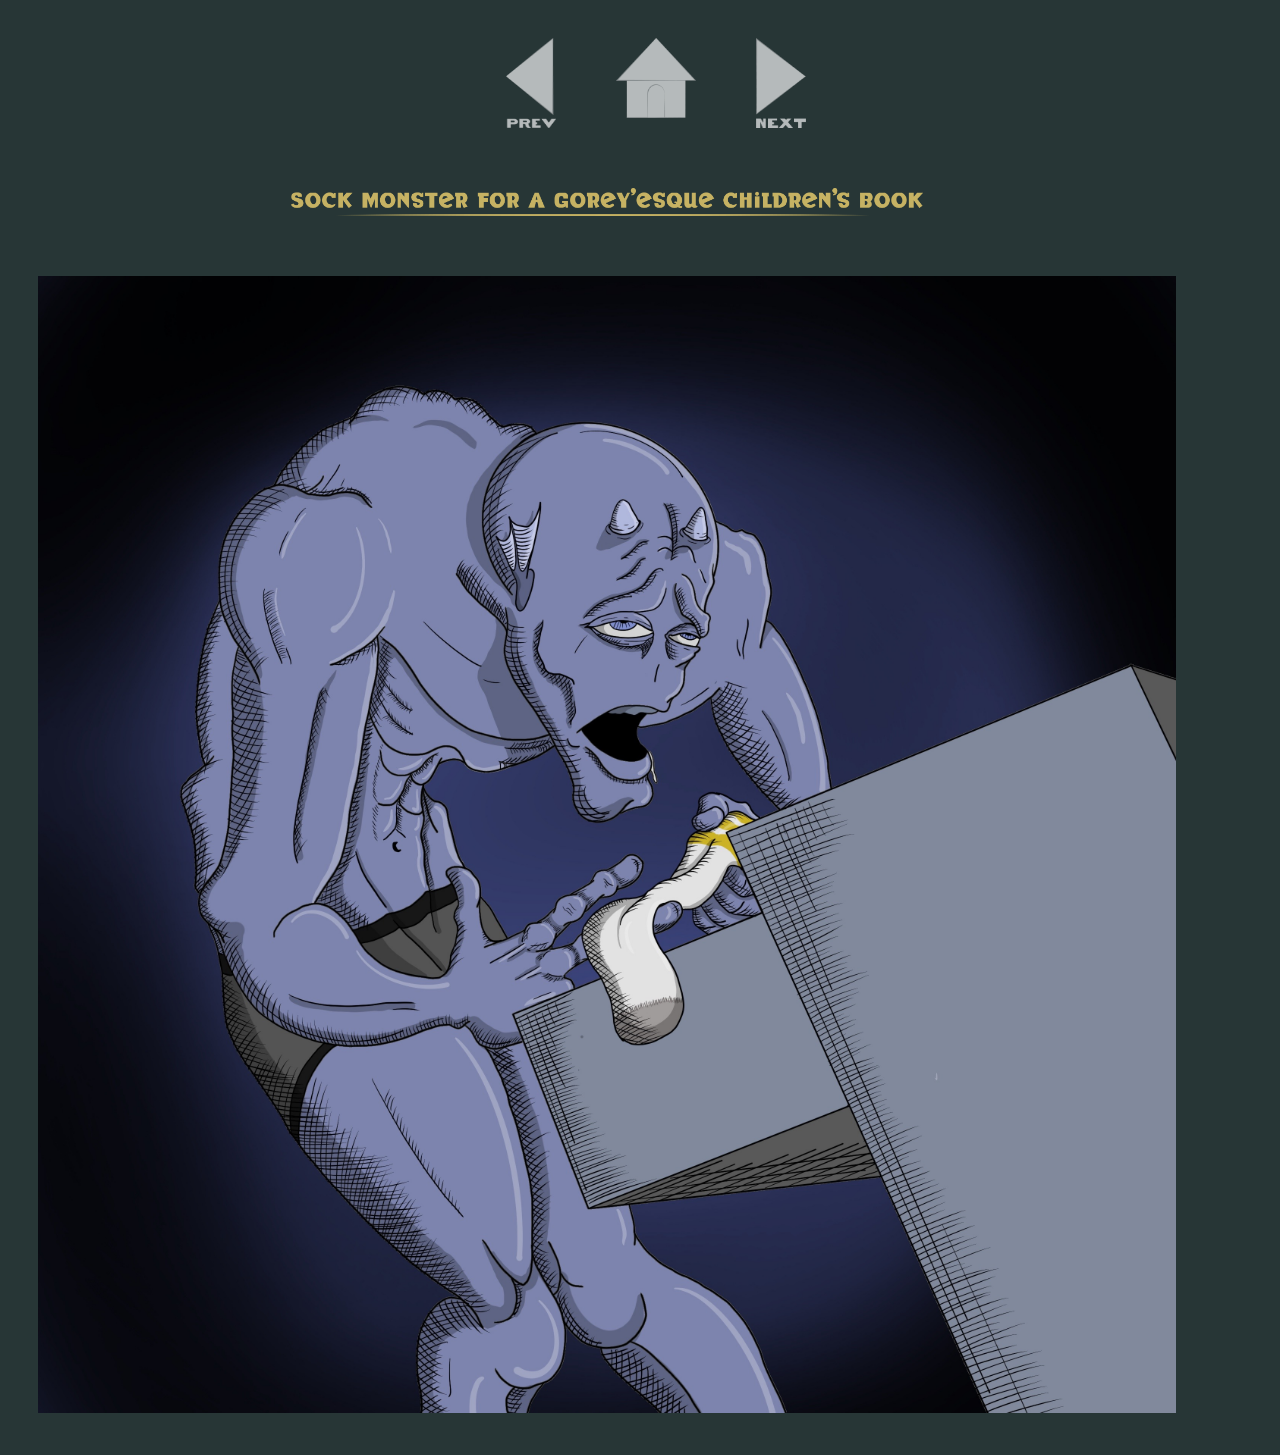
<file: sockmonster.html>
<!DOCTYPE html>
<html>
    <head>
        <meta charset="UTF-8">
        <link rel="stylesheet" href="bigimage-styles.css">
        <title>Adam Grimes Sock Monster</title>
    </head>

    <body>
        <header>
            <div>
                <a href="blanket.html"><img class="button1" src="images/prev.png" alt="prev"></a>
                <a href="index.html"><img class="home" src="images/home.png" alt ="home"></a>
                <a href="glassmonster.html"><img class="button2" src="images/next.png" alt="next"></a>
            </div>
        </header>

        <main> 
            <article> 
                <img class="text" src="images/textsockmonster.png" alt="sockmonstertext"> 
                <img src="images/pic3.jpg" alt="sockmonster">
            </article>

        </main>
    </body>
</html>
</file>
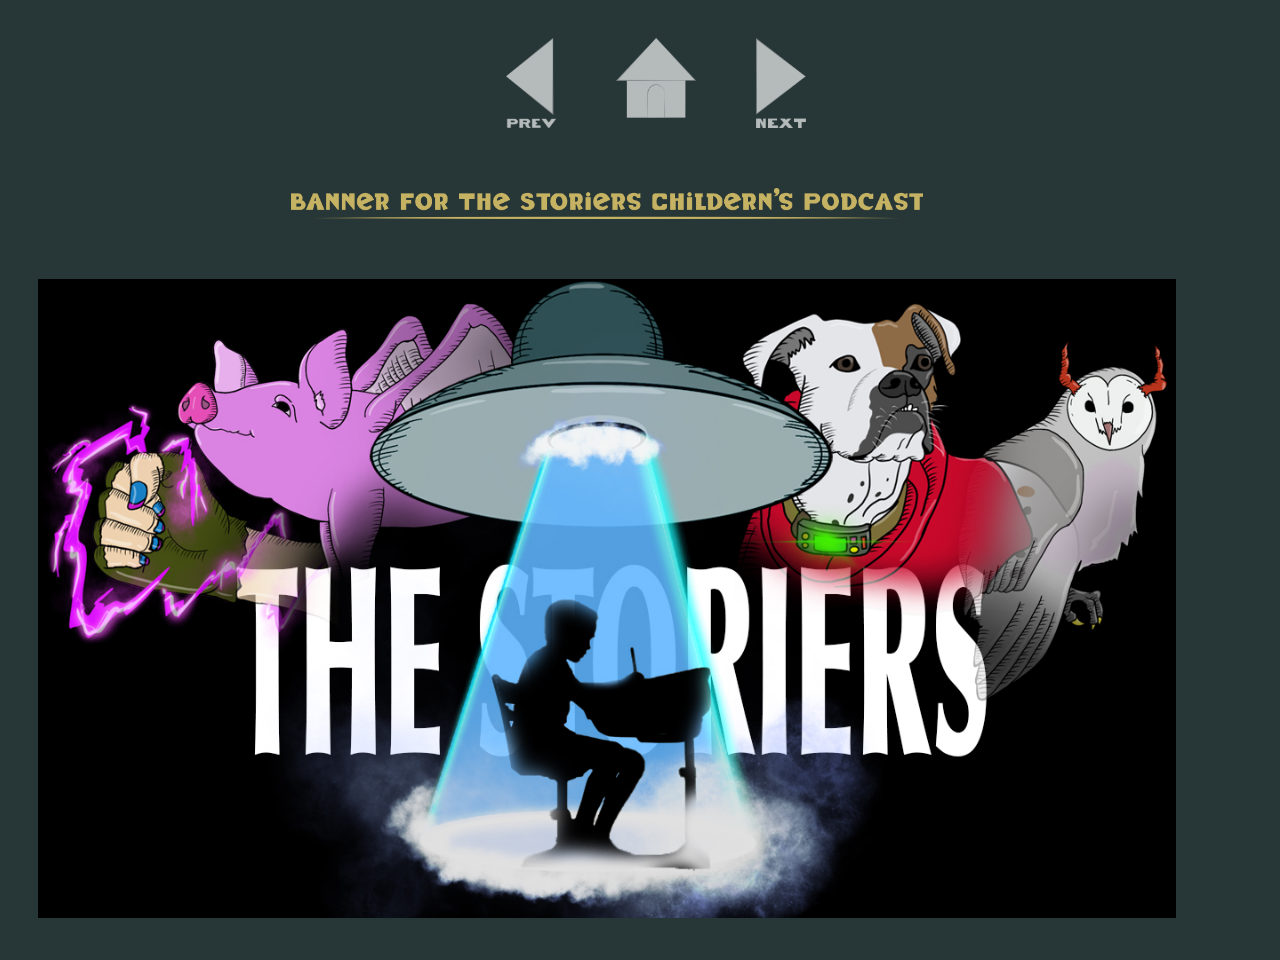
<file: storiers.html>
<!DOCTYPE html>
<html>
    <head>
        <meta charset="UTF-8">
        <link rel="stylesheet" href="bigimage-styles.css">
        <title>Adam Grimes Storiers</title>
    </head>

    <body>
        <header>
            <div>
                <a href="blobfight.html"><img class="button1" src="images/prev.png" alt="prev"></a>
                <a href="index.html"><img class="home" src="images/home.png" alt ="home"></a>
                <a href="dragon.html"><img class="button2" src="images/next.png" alt="next"></a>
            </div>
        </header>

        <main> 
            <article> 
                <img class="text" src="images/textthestoriers.png" alt="storierstext">  
                <img src="images/storiers.jpg" alt="storiers">
            </article>

        </main>
    </body>
</html>
</file>
<file: adamillustration-styles.css>
body {
    background-color: rgb(27, 28, 29);
}

header {
    padding: 20px;
    background-repeat: no-repeat;
    background-size: cover;
    position: sticky;
    width: 1400px;
    height: 400px;
    top: 10px;
    left: 10px;
    z-index: 1;
    overflow: hidden;
}

header img {
    opacity: .7;
}


main {
    background-color: rgb(39, 54, 54);
    background-image: url(images/pic2.jpg);
    background-size: cover;
    height: 3450px;
    margin-left: auto;
    margin-right: auto;
    padding-top: 40px;
}

article {
    color: white;
    background-color: rgba(0, 0, 0, 0.6);
    border-style: solid;
    border-width: .5px;
    border-color: rgb(198, 178, 99);
    width: 1316px;
    height: 480px;
    margin-left: auto;
    margin-right: auto;
    margin-bottom: 40px;
    margin-top: 200px;
    padding-top: 40px;
}

.rooms {
    background-color: rgb(33, 50, 65, 0.8);
    width: 600px;
    height: 400px;
    float: left;
    margin-left: 30px;
    margin-right: 15px;
    padding-top: 10px;
    border-radius: 2%;
}

.room2 {
    background-color: rgb(33, 50, 65, 0.8);
    width: 1250px;
    height: 400px;
    float: left;
    margin-left: 30px;
    margin-right: 15px;
    padding-top: 10px;
    border-radius: 2%;
}

.closets {
    background-color: rgb(33, 50, 65, 0);
    width: 250px;
    height: 380px;
    float: left;
    margin-left: 30px;
    margin-right: 4px;
    margin-top: 20px;
    overflow: hidden;
}

.closet2 {
    background-color: rgb(33, 50, 65, 0);
    width: 280px;
    height: 380px;
    float: left;
    margin-left: 240px;
    margin-right: 4px;
    margin-top: 10px;
    overflow: hidden;
}

.closetbanner {
    background-color: rgb(33, 50, 65, 0);
    width: 350px;
    height: 250px;
    float: left;
    margin-left: 200px;
    margin-right: 4px;
}

img {
    width: 100%;
}

.room3 {
    background-color: rgb(33, 50, 65, 0);
    width: 1250px;
    height: 300px;
    float: left;
    margin-left: 25%;
    margin-right: 25%;
    margin-top: 3%;
}

.room3 img {
    opacity: .7;
}

.instagram:hover {
    opacity: 1;
}

.twitter:hover {
    opacity: 1;
}

.email {
    padding-bottom: 60px;
}
</file>
<file: bigimage-styles.css>
div {
    width: 400px;
    padding-left: 37%;
}


header img{
    height: 2%;
    width: 2%;
    float: left;
    opacity: .7;
}

.home {
    height: 80px;
    width: 80px;
}

.button1 {
    height: 90px;
    width: 50px;
}

.button2 {
    height: 90px;
    width: 50px;
}

.button1:hover {
    opacity: 1;
}

.button2:hover {
    opacity: 1;
}

.home:hover {
    opacity: 1;
}

body {
    background-color: rgb(39, 54, 54);
}
img {
    width: 90%;
    padding: 30px;
}

.text {
    display: block;
    margin-left: 20%;
    width: 50%;
}
</file>
